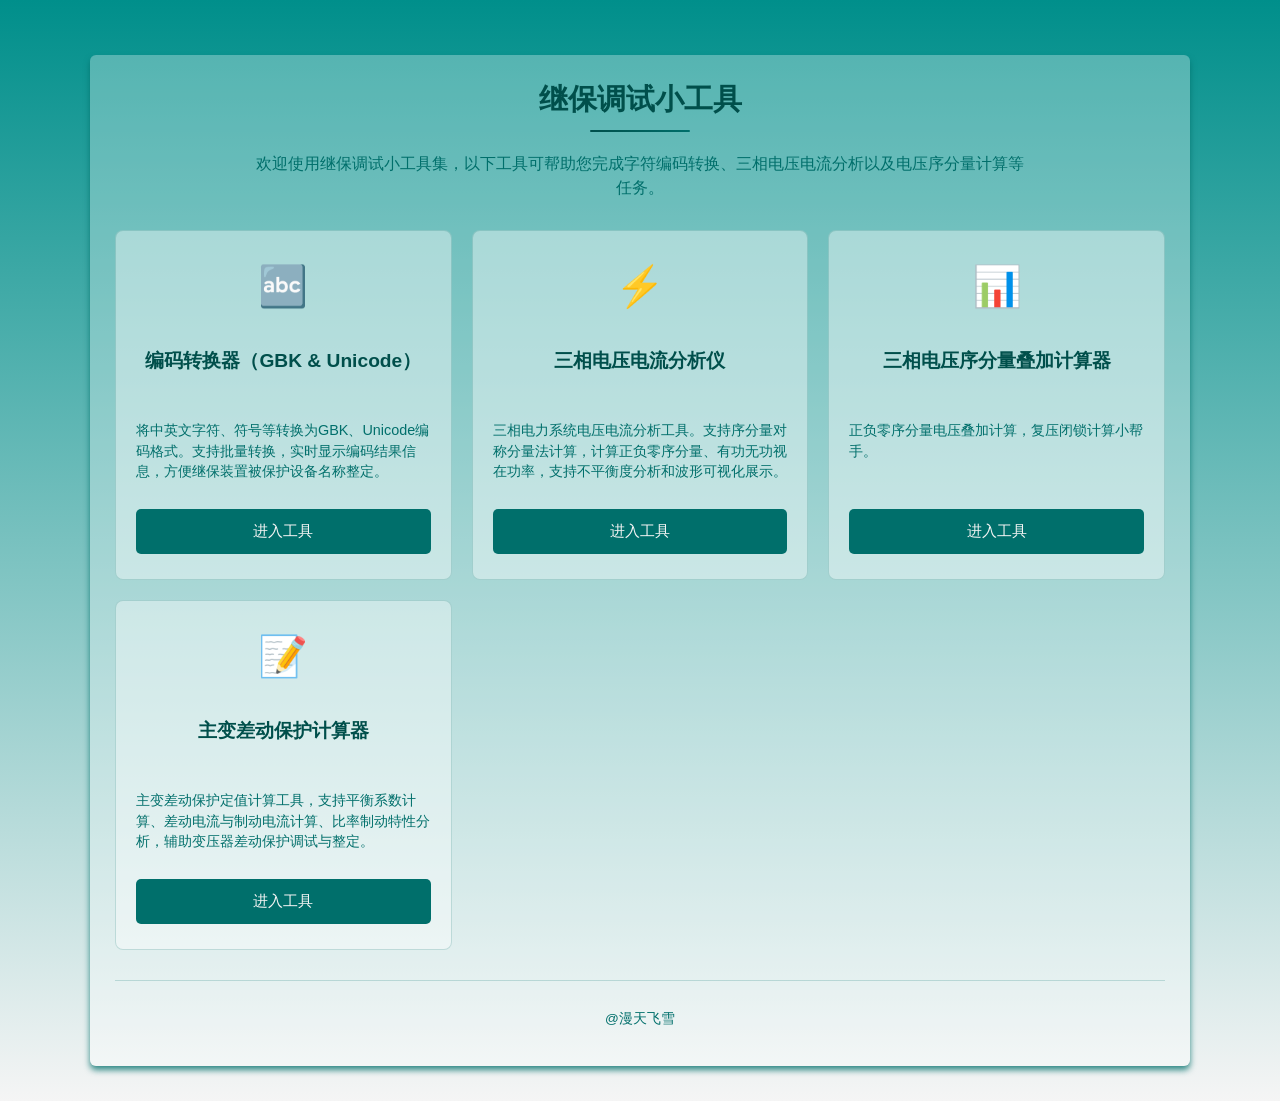
<file: index.html>
<!DOCTYPE html>
<html lang="zh-CN">
<head>
    <meta charset="UTF-8">
    <meta name="viewport" content="width=device-width, initial-scale=1.0">
    <title>继保调试小工具</title>
    <link rel="icon" type="image/x-icon" href="https://ecp.sgcc.com.cn/ecp2.0//portal/favicon.ico">
    <style>
        :root {
            --primary-color: #004f4b;
            --accent-color: #006f6b;
            --text-color: #005f5b;
            --card-bg: rgba(255, 255, 255, 0.3);
            --row-hover: rgba(0, 111, 107, 0.1);
        }

        * {
            box-sizing: border-box;
        }

        body {
            margin: 0;
            padding: 15px;
            min-height: 100vh;
            font-family: Arial, sans-serif;
            background: linear-gradient(#008f8b, whitesmoke);
            color: var(--text-color);
        }

        .container {
            max-width: 1100px;
            margin: 40px auto 20px;
            padding: 25px;
            background-color: var(--card-bg);
            border-radius: 6px;
            box-shadow: 0 4px 6px rgba(0, 111, 107, 0.8);
            text-align: center;
        }

        h2 {
            margin: 0 0 20px;
            color: var(--primary-color);
            font-size: 1.8rem;
            text-align: center;
            position: relative;
            padding-bottom: 12px;
        }

        h2::after {
            content: '';
            position: absolute;
            bottom: 0;
            left: 50%;
            transform: translateX(-50%);
            width: 100px;
            height: 2px;
            background: linear-gradient(90deg, var(--primary-color), var(--accent-color));
            border-radius: 1px;
        }

        .description {
            margin: 0 auto 30px;
            color: #006f6b;
            font-size: 1rem;
            line-height: 1.5;
            max-width: 800px;
            padding: 0 10px;
        }

        .tools-container {
            display: grid;
            grid-template-columns: repeat(auto-fit, minmax(250px, 1fr));
            gap: 20px;
            margin-top: 20px;
        }

        .tool-card {
            background: rgba(255, 255, 255, 0.4);
            border-radius: 8px;
            padding: 25px 20px;
            border: 1px solid rgba(0, 111, 107, 0.2);
            transition: all 0.3s ease;
            text-align: left;
            display: flex;
            flex-direction: column;
            height: 100%;
            min-height: 350px;
        }

        .tool-card:hover {
            transform: translateY(-5px);
            box-shadow: 0 8px 15px rgba(0, 111, 107, 0.2);
            background: rgba(255, 255, 255, 0.5);
        }

        .tool-icon {
            font-size: 2.5rem;
            color: var(--accent-color);
            margin-bottom: 15px;
            text-align: center;
            height: 60px;
            display: flex;
            align-items: center;
            justify-content: center;
        }

        .tool-title {
            font-size: 1.2rem;
            color: var(--primary-color);
            margin: 0 0 15px;
            font-weight: bold;
            text-align: center;
            min-height: 60px;
            display: flex;
            align-items: center;
            justify-content: center;
        }

        .tool-description {
            color: #006f6b;
            font-size: 0.9rem;
            line-height: 1.4;
            margin-bottom: 20px;
            flex-grow: 1;
        }

        .nav-button {
            display: block;
            width: 100%;
            padding: 12px;
            font-size: 0.95rem;
            background: var(--accent-color);
            color: whitesmoke;
            border: none;
            border-radius: 5px;
            cursor: pointer;
            transition: all 0.2s ease;
            text-align: center;
            text-decoration: none;
            margin-top: auto;
        }

        .nav-button:hover {
            background: #005f5b;
            transform: translateY(-2px);
            box-shadow: 0 4px 8px rgba(0, 111, 107, 0.3);
        }

        .footer-note {
            margin-top: 30px;
            padding-top: 15px;
            border-top: 1px solid rgba(0, 111, 107, 0.2);
            color: #006f6b;
            font-size: 0.85rem;
            text-align: center;
        }

        @media (max-width: 1200px) {
            .container {
                max-width: 900px;
            }
        }

        @media (max-width: 992px) {
            .container {
                max-width: 95%;
                padding: 20px;
            }
            
            .tools-container {
                grid-template-columns: repeat(2, 1fr);
            }
        }

        @media (max-width: 768px) {
            .container {
                margin-top: 20px;
                margin-bottom: 20px;
            }
            
            .tools-container {
                grid-template-columns: 1fr;
                gap: 15px;
            }
            
            .tool-card {
                min-height: 320px;
            }
            
            .tool-title {
                min-height: auto;
                margin-bottom: 10px;
            }
            
            .tool-icon {
                height: 50px;
                margin-bottom: 10px;
            }
        }

        @media (max-width: 480px) {
            body {
                padding: 10px;
            }
            
            .container {
                padding: 15px;
                margin-top: 15px;
            }
            
            h2 {
                font-size: 1.5rem;
                margin-bottom: 15px;
            }
            
            .description {
                font-size: 0.9rem;
                margin-bottom: 20px;
            }
            
            .tool-card {
                padding: 20px 15px;
                min-height: 280px;
            }
        }
    </style>
</head>
<body>
    <div class="container">
        <h2>继保调试小工具</h2>
        
        <p class="description">
            欢迎使用继保调试小工具集，以下工具可帮助您完成字符编码转换、三相电压电流分析以及电压序分量计算等任务。
        </p>
        
        <div class="tools-container">
            <!-- 工具1：字符转GBK编码 -->
            <div class="tool-card">
                <div class="tool-icon">🔤</div>
                <h3 class="tool-title">编码转换器（GBK & Unicode）</h3>
                <p class="tool-description">
                    将中英文字符、符号等转换为GBK、Unicode编码格式。支持批量转换，实时显示编码结果信息，方便继保装置被保护设备名称整定。
                </p>
                <a href="./char2gbk/index.html" class="nav-button">进入工具</a>
            </div>
            
            <!-- 工具2：三相电压电流分析仪 -->
            <div class="tool-card">
                <div class="tool-icon">⚡</div>
                <h3 class="tool-title">三相电压电流分析仪</h3>
                <p class="tool-description">
                    三相电力系统电压电流分析工具。支持序分量对称分量法计算，计算正负零序分量、有功无功视在功率，支持不平衡度分析和波形可视化展示。
                </p>
                <a href="./3U3I/fx.html" class="nav-button">进入工具</a>
            </div>
            
            <!-- 工具3：三相电压序分量叠加计算器 -->
            <div class="tool-card">
                <div class="tool-icon">📊</div>
                <h3 class="tool-title">三相电压序分量叠加计算器</h3>
                <p class="tool-description">
                    正负零序分量电压叠加计算，复压闭锁计算小帮手。
                </p>
                <a href="./3U3I/hc.html" class="nav-button">进入工具</a>
            </div>
            
            <!-- 工具4：主变差动保护计算器 -->
            <div class="tool-card">
                <div class="tool-icon">📝</div>
                <h3 class="tool-title">主变差动保护计算器</h3>
                <p class="tool-description">
                    主变差动保护定值计算工具，支持平衡系数计算、差动电流与制动电流计算、比率制动特性分析，辅助变压器差动保护调试与整定。
                </p>
                <a href="./transformer/index.html" class="nav-button">进入工具</a>
            </div>
        </div>
        
        <div class="footer-note">
            <p>@漫天飞雪</p>
        </div>
    </div>

    <script>
        // 页面加载后添加一些交互效果
        document.addEventListener('DOMContentLoaded', function() {
            // 为工具卡片添加点击效果
            const toolCards = document.querySelectorAll('.tool-card');
            
            toolCards.forEach(card => {
                card.addEventListener('click', function(e) {
                    // 防止点击按钮时触发卡片点击
                    if (e.target.classList.contains('nav-button')) return;
                    
                    const link = this.querySelector('.nav-button');
                    if (link) {
                        // 添加点击反馈
                        this.style.transform = 'scale(0.98)';
                        setTimeout(() => {
                            this.style.transform = '';
                        }, 150);
                    }
                });
            });
            
            // 添加键盘快捷键支持
            document.addEventListener('keydown', function(e) {
                // 数字键1-4快速导航
                if (e.key >= '1' && e.key <= '4' && !e.ctrlKey && !e.altKey) {
                    const index = parseInt(e.key) - 1;
                    const links = document.querySelectorAll('.nav-button');
                    
                    if (links[index]) {
                        e.preventDefault();
                        links[index].click();
                    }
                }
            });
            
            // 确保所有卡片高度一致
            function equalizeCardHeights() {
                const cards = document.querySelectorAll('.tool-card');
                if (cards.length === 0) return;
                
                let maxHeight = 0;
                
                // 重置所有卡片高度，让它们自然高度
                cards.forEach(card => {
                    card.style.minHeight = '';
                });
                
                // 获取最高卡片的高度
                cards.forEach(card => {
                    const height = card.offsetHeight;
                    if (height > maxHeight) {
                        maxHeight = height;
                    }
                });
                
                // 如果是在桌面端，设置统一的最小高度
                if (window.innerWidth > 768 && maxHeight > 0) {
                    cards.forEach(card => {
                        card.style.minHeight = maxHeight + 'px';
                    });
                }
            }
            
            // 初始设置和窗口大小变化时重新计算
            equalizeCardHeights();
            window.addEventListener('resize', equalizeCardHeights);
        });
    </script>
</body>
</html>
</file>
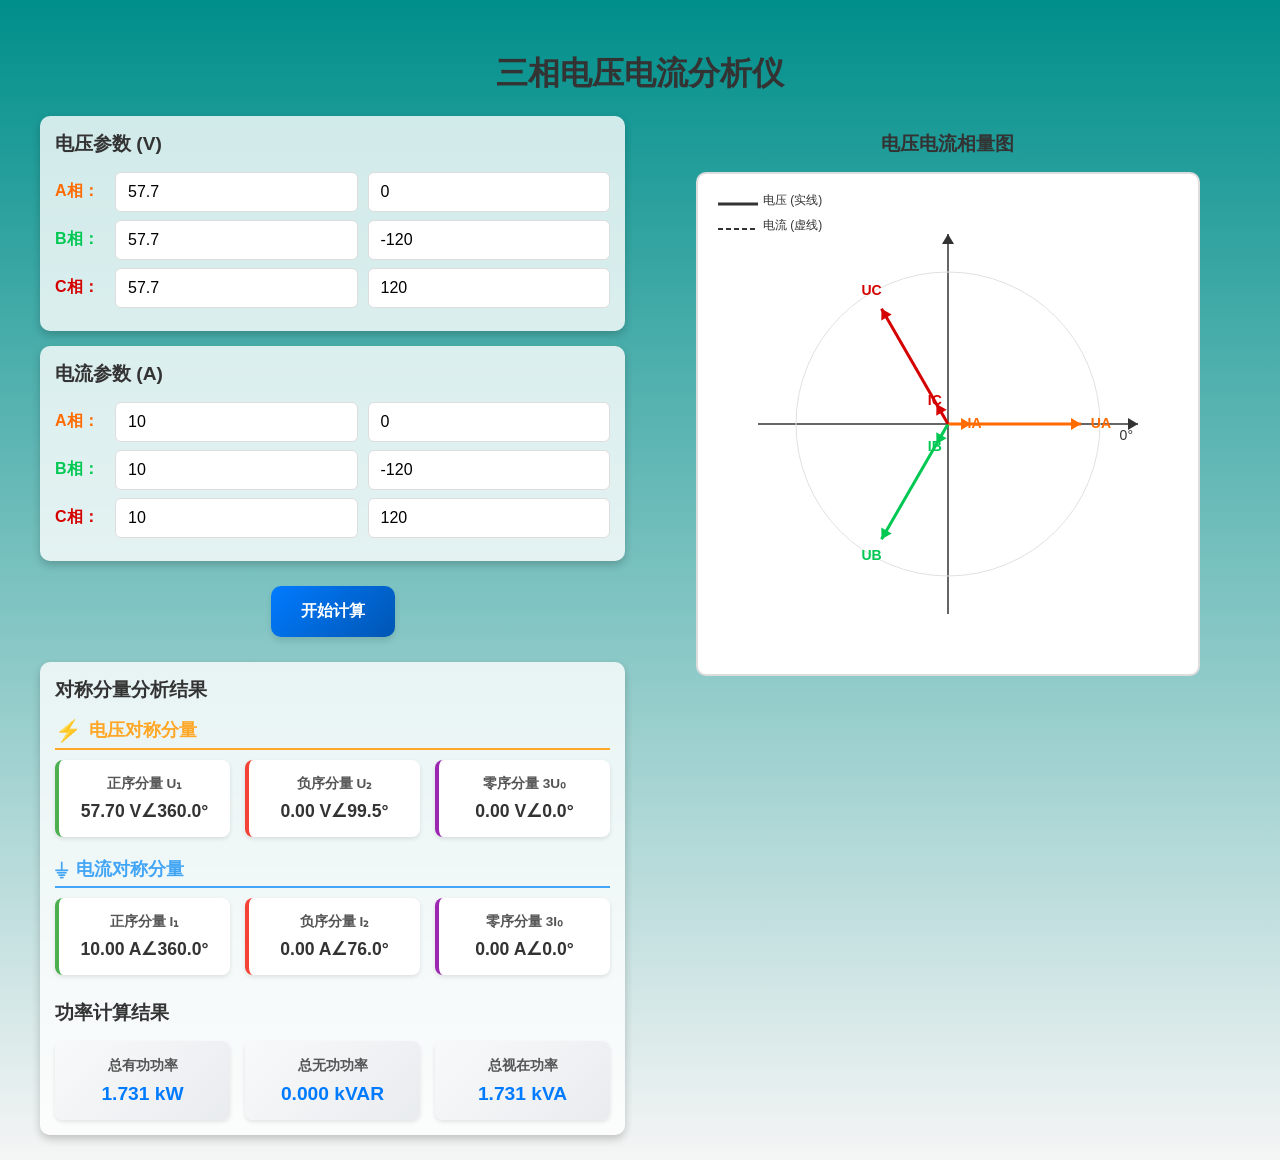
<file: 3U3I/fx.html>
<!DOCTYPE html>
<html>
<head>
    <meta http-equiv="Content-Type" content="text/html; charset=UTF-8">
    <meta name="viewport" content="width=device-width, initial-scale=1.0, maximum-scale=1.0, user-scalable=no">
    <link rel="icon" type="image/x-icon" href="https://ecp.sgcc.com.cn/ecp2.0//portal/favicon.ico">
    <title>三相电压电流分析仪</title>
    <style>
        body { 
            font-family: Arial, sans-serif; 
            padding: 15px;
            margin: 0;
            overflow-x: hidden;
            background: linear-gradient(#008f8b,whitesmoke);
            -webkit-tap-highlight-color: transparent;
            touch-action: pan-y;
        }
        h2 {
            text-align: center;
            margin-bottom: 20px;
            font-size: 1.5rem;
            color: #333;
        }
        .container { 
            display: flex;
            flex-direction: column;
            gap: 25px;
        }
        .input-group-container {
            display: flex;
            flex-direction: column;
            gap: 15px;
        }
        .input-section {
            background: rgba(255,255,255, 0.8);
            padding: 15px;
            border-radius: 10px;
            box-shadow: 0 4px 8px rgba(0,0,0,0.2);
        }
        .input-group { 
            margin: 8px 0; 
            display: flex;
            align-items: center;
            gap: 10px;
        }
        .phase-label { 
            font-weight: bold;
            padding: 4px 0;
            min-width: 50px;
        }
        .magnitude-input, .angle-input {
            flex: 1;
        }
        input { 
            padding: 10px 12px;
            border: 1px solid #ddd;
            border-radius: 6px;
            width: 100%;
            box-sizing: border-box;
            font-size: 16px;
            background: white;
        }
        input:focus {
            outline: none;
            border-color: #007bff;
            box-shadow: 0 0 0 2px rgba(0,123,255,0.2);
        }
        .canvas-container {
            width: 100%;
            display: flex;
            flex-direction: column;
            align-items: center;
            margin-top: 15px;
        }
        canvas { 
            border: 2px solid #ddd; 
            background: white;
            border-radius: 10px;
            display: block;
            width: 100%;
            max-width: 400px;
            height: 400px;
            touch-action: none;
        }
        .result-section {
            margin-top: 15px;
            padding: 15px;
            background: rgba(255, 255, 255, 0.8);
            border-radius: 10px;
            box-shadow: 0 4px 8px rgba(0,0,0,0.2);
        }
        button {
            padding: 15px 30px;
            background: linear-gradient(135deg, #007bff, #0056b3);
            color: white;
            border: none;
            border-radius: 10px;
            cursor: pointer;
            margin: 25px auto;
            transition: all 0.3s ease;
            display: block;
            width: auto;
            font-size: 16px;
            font-weight: bold;
            touch-action: manipulation;
            box-shadow: 0 4px 6px rgba(0,0,0,0.1);
        }
        button:active {
            transform: translateY(2px);
            box-shadow: 0 2px 4px rgba(0,0,0,0.1);
        }
        button:hover {
            background: linear-gradient(135deg, #0056b3, #003d82);
        }
        .seq-title {
            font-size: 1.1rem;
            font-weight: bold;
            margin: 15px 0 10px 0;
            padding-bottom: 5px;
            border-bottom: 2px solid;
            display: flex;
            align-items: center;
            gap: 8px;
        }
        .seq-title.voltage {
            color: #FFA726;
            border-bottom-color: #FFA726;
        }
        .seq-title.current {
            color: #42A5F5;
            border-bottom-color: #42A5F5;
        }
        .seq-grid {
            display: grid;
            grid-template-columns: repeat(3, 1fr);
            gap: 12px;
            margin-bottom: 20px;
        }
        .result-item {
            padding: 12px;
            background: white;
            border-radius: 8px;
            box-shadow: 0 2px 4px rgba(0,0,0,0.1);
            text-align: center;
            transition: transform 0.2s ease;
        }
        .result-item:hover {
            transform: translateY(-2px);
            box-shadow: 0 4px 8px rgba(0,0,0,0.15);
        }
        .result-item > div:first-child {
            font-size: 0.85rem;
            font-weight: bold;
            margin-bottom: 8px;
            color: #555;
        }
        .result-item > div:last-child {
            font-size: 1.1rem;
            font-weight: bold;
            color: #333;
        }
        .positive-seq { border-left: 4px solid #4CAF50; }
        .negative-seq { border-left: 4px solid #F44336; }
        .zero-seq { border-left: 4px solid #9C27B0; }
        .phase-a { color: #FF6B00; }
        .phase-b { color: #00C853; }
        .phase-c { color: #D50000; }
        h3 {
            margin-top: 0;
            margin-bottom: 15px;
            font-size: 1.2rem;
            color: #333;
        }
        .power-grid {
            display: grid;
            grid-template-columns: repeat(3, 1fr);
            gap: 12px;
            margin-top: 15px;
        }
        .power-item {
            padding: 15px;
            background: linear-gradient(135deg, #f8f9fa, #e9ecef);
            border-radius: 8px;
            box-shadow: 0 2px 4px rgba(0,0,0,0.1);
            text-align: center;
        }
        .power-item > div:first-child {
            font-size: 0.9rem;
            font-weight: bold;
            margin-bottom: 8px;
            color: #555;
        }
        .power-item > div:last-child {
            font-size: 1.2rem;
            font-weight: bold;
            color: #007bff;
        }
        
        /* 桌面端适配 */
        @media (min-width: 768px) {
            body {
                padding: 25px;
            }
            .container {
                display: grid;
                grid-template-columns: 1fr 1fr;
                gap: 30px;
                max-width: 1200px;
                margin: 0 auto;
            }
            .input-group-container {
                display: grid;
                grid-template-columns: repeat(auto-fit, minmax(300px, 1fr));
            }
            h2 {
                font-size: 2rem;
                grid-column: 1 / -1;
            }
            canvas {
                max-width: 500px;
                height: 500px;
            }
            .seq-grid, .power-grid {
                gap: 15px;
            }
            .result-item, .power-item {
                padding: 15px;
            }
        }
        
        /* 小屏幕手机适配 */
        @media (max-width: 380px) {
            .input-group {
                flex-direction: column;
                align-items: flex-start;
                gap: 5px;
            }
            .phase-label {
                min-width: auto;
            }
            input {
                font-size: 14px;
                padding: 8px 10px;
            }
            canvas {
                height: 350px;
            }
            .seq-grid {
                grid-template-columns: repeat(2, 1fr);
            }
            .seq-grid .result-item:nth-child(3) {
                grid-column: span 2;
            }
            .power-grid {
                grid-template-columns: 1fr;
                gap: 10px;
            }
        }
        
        /* 中等屏幕手机 */
        @media (min-width: 381px) and (max-width: 767px) {
            .seq-grid {
                grid-template-columns: repeat(3, 1fr);
            }
            .power-grid {
                grid-template-columns: repeat(2, 1fr);
            }
            .power-item:nth-child(3) {
                grid-column: span 2;
            }
        }
        
        .seq-icon {
            font-size: 1.2em;
        }
    </style>
</head>
<body>
    <h2>三相电压电流分析仪</h2>
    <div class="container">
        <div>
            <div class="input-group-container">
                <div class="input-section voltage-color">
                    <h3>电压参数 (V)</h3>
                    <div class="input-group">
                        <div class="phase-label phase-a">A相：</div>
                        <div class="magnitude-input">
                            <input type="number" id="v_magA" value="57.7" step="0.1" placeholder="幅值">
                        </div>
                        <div class="angle-input">
                            <input type="number" id="v_angA" value="0" step="1" placeholder="角度">
                        </div>
                    </div>
                    <div class="input-group">
                        <div class="phase-label phase-b">B相：</div>
                        <div class="magnitude-input">
                            <input type="number" id="v_magB" value="57.7" step="0.1" placeholder="幅值">
                        </div>
                        <div class="angle-input">
                            <input type="number" id="v_angB" value="-120" step="1" placeholder="角度">
                        </div>
                    </div>
                    <div class="input-group">
                        <div class="phase-label phase-c">C相：</div>
                        <div class="magnitude-input">
                            <input type="number" id="v_magC" value="57.7" step="0.1" placeholder="幅值">
                        </div>
                        <div class="angle-input">
                            <input type="number" id="v_angC" value="120" step="1" placeholder="角度">
                        </div>
                    </div>
                </div>

                <div class="input-section current-color">
                    <h3>电流参数 (A)</h3>
                    <div class="input-group">
                        <div class="phase-label phase-a">A相：</div>
                        <div class="magnitude-input">
                            <input type="number" id="i_magA" value="10" step="0.1" placeholder="幅值">
                        </div>
                        <div class="angle-input">
                            <input type="number" id="i_angA" value="0" step="1" placeholder="角度">
                        </div>
                    </div>
                    <div class="input-group">
                        <div class="phase-label phase-b">B相：</div>
                        <div class="magnitude-input">
                            <input type="number" id="i_magB" value="10" step="0.1" placeholder="幅值">
                        </div>
                        <div class="angle-input">
                            <input type="number" id="i_angB" value="-120" step="1" placeholder="角度">
                        </div>
                    </div>
                    <div class="input-group">
                        <div class="phase-label phase-c">C相：</div>
                        <div class="magnitude-input">
                            <input type="number" id="i_magC" value="10" step="0.1" placeholder="幅值">
                        </div>
                        <div class="angle-input">
                            <input type="number" id="i_angC" value="120" step="1" placeholder="角度">
                        </div>
                    </div>
                </div>
            </div>

            <button onclick="calculateAll()">开始计算</button>

            <div class="result-section">
                <h3>对称分量分析结果</h3>
                
                <!-- 电压对称分量 -->
                <div class="seq-title voltage">
                    <span class="seq-icon">⚡</span>
                    <span>电压对称分量</span>
                </div>
                <div class="seq-grid">
                    <div class="result-item positive-seq">
                        <div>正序分量 U₁</div>
                        <div id="v_pos_seq">0.00 V∠0.00°</div>
                    </div>
                    <div class="result-item negative-seq">
                        <div>负序分量 U₂</div>
                        <div id="v_neg_seq">0.00 V∠0.00°</div>
                    </div>
                    <div class="result-item zero-seq">
                        <div>零序分量 3U₀</div>
                        <div id="v_zero_seq">0.00 V∠0.00°</div>
                    </div>
                </div>
                
                <!-- 电流对称分量 -->
                <div class="seq-title current">
                    <span class="seq-icon">⏚</span>
                    <span>电流对称分量</span>
                </div>
                <div class="seq-grid">
                    <div class="result-item positive-seq">
                        <div>正序分量 I₁</div>
                        <div id="i_pos_seq">0.00 A∠0.00°</div>
                    </div>
                    <div class="result-item negative-seq">
                        <div>负序分量 I₂</div>
                        <div id="i_neg_seq">0.00 A∠0.00°</div>
                    </div>
                    <div class="result-item zero-seq">
                        <div>零序分量 3I₀</div>
                        <div id="i_zero_seq">0.00 A∠0.00°</div>
                    </div>
                </div>
                
                <h3 style="margin-top: 25px;">功率计算结果</h3>
                <div class="power-grid">
                    <div class="power-item">
                        <div>总有功功率</div>
                        <div id="p_total">0.00 kW</div>
                    </div>
                    <div class="power-item">
                        <div>总无功功率</div>
                        <div id="q_total">0.00 kVAR</div>
                    </div>
                    <div class="power-item">
                        <div>总视在功率</div>
                        <div id="s_total">0.00 kVA</div>
                    </div>
                </div>
            </div>
        </div>

        <div class="canvas-container">
            <h3>电压电流相量图</h3>
            <canvas id="combinedCanvas"></canvas>
        </div>
    </div>

    <script>
        const canvas = document.getElementById('combinedCanvas');
        const ctx = canvas.getContext('2d');
        
        // 存储当前数据，用于重新绘制
        let currentVoltageData = null;
        let currentCurrentData = null;
        let currentScale = 1;
        let isMobile = /iPhone|iPad|iPod|Android/i.test(navigator.userAgent);
        
        // 初始化画布大小
        function initCanvasSize() {
            const container = document.querySelector('.canvas-container');
            const containerWidth = container.clientWidth;
            
            // 设置画布尺寸
            const canvasWidth = Math.min(containerWidth, isMobile ? 400 : 500);
            const canvasHeight = isMobile ? 350 : 500;
            
            canvas.width = canvasWidth;
            canvas.height = canvasHeight;
            
            // 重新绘制
            if (currentVoltageData && currentCurrentData) {
                drawCombinedPhasorDiagram(currentVoltageData, currentCurrentData);
            }
        }
        
        // 页面加载时初始化
        window.addEventListener('DOMContentLoaded', () => {
            initCanvasSize();
            calculateAll();
            
            // 为所有输入框添加实时计算
            const inputs = document.querySelectorAll('input[type="number"]');
            inputs.forEach(input => {
                input.addEventListener('input', () => {
                    setTimeout(calculateAll, 100);
                });
            });
        });
        
        // 窗口大小变化时重新初始化
        window.addEventListener('resize', () => {
            setTimeout(initCanvasSize, 100);
        });
        
        // 方向变化时重新初始化
        window.addEventListener('orientationchange', () => {
            setTimeout(() => {
                initCanvasSize();
                if (currentVoltageData && currentCurrentData) {
                    drawCombinedPhasorDiagram(currentVoltageData, currentCurrentData);
                }
            }, 300);
        });

        function calculateAll() {
            const voltageData = getInputData('v');
            const currentData = getInputData('i');
            
            // 存储当前数据
            currentVoltageData = voltageData;
            currentCurrentData = currentData;
            
            // 计算对称分量
            const vSequences = calculateSequences(voltageData);
            const iSequences = calculateSequences(currentData);
            
            // 计算功率
            const power = calculatePower(voltageData, currentData);
            
            // 更新显示
            updateDisplay(vSequences, iSequences, power);
            
            // 绘制相量图
            drawCombinedPhasorDiagram(voltageData, currentData);
        }

        function getInputData(type) {
            return {
                A: {
                    mag: parseFloat(document.getElementById(`${type}_magA`).value) || 0,
                    ang: parseFloat(document.getElementById(`${type}_angA`).value) || 0
                },
                B: {
                    mag: parseFloat(document.getElementById(`${type}_magB`).value) || 0,
                    ang: parseFloat(document.getElementById(`${type}_angB`).value) || 0
                },
                C: {
                    mag: parseFloat(document.getElementById(`${type}_magC`).value) || 0,
                    ang: parseFloat(document.getElementById(`${type}_angC`).value) || 0
                }
            };
        }

        function calculateSequences(data) {
            // 获取三相相量
            const a = data.A;
            const b = data.B;
            const c = data.C;
            
            // α算子：120°旋转因子
            const alphaReal = Math.cos(2 * Math.PI / 3);  // cos120° = -0.5
            const alphaImag = Math.sin(2 * Math.PI / 3);  // sin120° = 0.8660254
            
            // 将各相转换为复数
            const aComplex = polarToComplex(a.mag, a.ang);
            const bComplex = polarToComplex(b.mag, b.ang);
            const cComplex = polarToComplex(c.mag, c.ang);
            
            // 计算α*b
            const alphaBTemp = complexMultiply({real: alphaReal, imag: alphaImag}, bComplex);
            
            // 计算α²*c
            const alpha2Real = Math.cos(4 * Math.PI / 3);  // cos240° = -0.5
            const alpha2Imag = Math.sin(4 * Math.PI / 3);  // sin240° = -0.8660254
            const alpha2CTemp = complexMultiply({real: alpha2Real, imag: alpha2Imag}, cComplex);
            
            // 计算正序
            const positiveSum = complexAdd(aComplex, alphaBTemp, alpha2CTemp);
            const positiveSeq = complexDivide(positiveSum, 3);
            
            // 计算α²*b
            const alpha2BTemp = complexMultiply({real: alpha2Real, imag: alpha2Imag}, bComplex);
            
            // 计算α*c
            const alphaCTemp = complexMultiply({real: alphaReal, imag: alphaImag}, cComplex);
            
            // 计算负序
            const negativeSum = complexAdd(aComplex, alpha2BTemp, alphaCTemp);
            const negativeSeq = complexDivide(negativeSum, 3);
            
            // 计算零序（不除以3，直接返回三相之和）
            const zeroSeq = complexAdd(aComplex, bComplex, cComplex);
            
            return {
                positive: positiveSeq,
                negative: negativeSeq,
                zero: zeroSeq
            };
        }

        function calculatePower(vData, iData) {
            let pTotal = 0, qTotal = 0;
            ['A','B','C'].forEach(phase => {
                const v = polarToComplex(vData[phase].mag, vData[phase].ang);
                const i = polarToComplex(iData[phase].mag, iData[phase].ang);
                // 计算复功率 S = V * I*
                const iConj = { real: i.real, imag: -i.imag };
                const S = complexMultiply(v, iConj);
                pTotal += S.real;
                qTotal += S.imag;
            });
            return { 
                p: pTotal, 
                q: qTotal,
                s: Math.hypot(pTotal, qTotal)
            };
        }

        function polarToComplex(mag, ang) {
            // 角度转换为弧度
            const rad = ang * Math.PI / 180;
            return {
                real: mag * Math.cos(rad),
                imag: mag * Math.sin(rad)
            };
        }

        function complexMultiply(c1, c2) {
            return {
                real: c1.real * c2.real - c1.imag * c2.imag,
                imag: c1.real * c2.imag + c1.imag * c2.real
            };
        }

        function complexAdd(...complexes) {
            return complexes.reduce((sum, c) => ({
                real: sum.real + c.real,
                imag: sum.imag + c.imag
            }), { real: 0, imag: 0 });
        }

        function complexDivide(c, scalar) {
            return {
                real: c.real / scalar,
                imag: c.imag / scalar
            };
        }

        function updateDisplay(vSequences, iSequences, power) {
            // 更新电压对称分量
            document.getElementById('v_pos_seq').textContent = 
                `${getMagnitude(vSequences.positive).toFixed(2)} V∠${getAngle(vSequences.positive).toFixed(1)}°`;
            
            document.getElementById('v_neg_seq').textContent = 
                `${getMagnitude(vSequences.negative).toFixed(2)} V∠${getAngle(vSequences.negative).toFixed(1)}°`;
            
            document.getElementById('v_zero_seq').textContent = 
                `${getMagnitude(vSequences.zero).toFixed(2)} V∠${getAngle(vSequences.zero).toFixed(1)}°`;
            
            // 更新电流对称分量
            document.getElementById('i_pos_seq').textContent = 
                `${getMagnitude(iSequences.positive).toFixed(2)} A∠${getAngle(iSequences.positive).toFixed(1)}°`;
            
            document.getElementById('i_neg_seq').textContent = 
                `${getMagnitude(iSequences.negative).toFixed(2)} A∠${getAngle(iSequences.negative).toFixed(1)}°`;
            
            document.getElementById('i_zero_seq').textContent = 
                `${getMagnitude(iSequences.zero).toFixed(2)} A∠${getAngle(iSequences.zero).toFixed(1)}°`;
            
            // 更新功率
            document.getElementById('p_total').textContent = 
                `${(power.p / 1000).toFixed(3)} kW`;
            
            document.getElementById('q_total').textContent = 
                `${(power.q / 1000).toFixed(3)} kVAR`;
            
            document.getElementById('s_total').textContent = 
                `${(power.s / 1000).toFixed(3)} kVA`;
        }

        function getMagnitude(complex) {
            return Math.hypot(complex.real, complex.imag);
        }

        function getAngle(complex) {
            let angle = Math.atan2(complex.imag, complex.real) * 180 / Math.PI;
            // 将角度规范到0-360度范围
            if (angle < 0) angle += 360;
            return angle;
        }

        function drawCombinedPhasorDiagram(vData, iData) {
            // 清除画布
            ctx.clearRect(0, 0, canvas.width, canvas.height);
            
            // 计算最大幅值
            const allMagnitudes = [
                ...Object.values(vData).map(d => d.mag),
                ...Object.values(iData).map(d => d.mag)
            ];
            const maxMag = Math.max(...allMagnitudes);
            
            // 设置绘图区域和缩放比例
            const padding = 60; // 留出边缘空间
            const drawWidth = canvas.width - padding * 2;
            const drawHeight = canvas.height - padding * 2;
            const centerX = canvas.width / 2;
            const centerY = canvas.height / 2;
            
            // 计算缩放比例
            if (maxMag > 0) {
                currentScale = Math.min(drawWidth, drawHeight) * 0.35 / maxMag;
            } else {
                currentScale = 1;
            }

            // 绘制简洁坐标系
            drawSimpleAxes(centerX, centerY, drawWidth, drawHeight);
            
            // 绘制电压相量（实线）
            ['A','B','C'].forEach(phase => {
                const data = vData[phase];
                const complex = polarToComplex(data.mag, data.ang);
                drawPhasor(centerX, centerY, complex, getPhaseColor(phase), `U${phase}`, 3, false);
            });

            // 绘制电流相量（虚线）
            ['A','B','C'].forEach(phase => {
                const data = iData[phase];
                const complex = polarToComplex(data.mag, data.ang);
                drawPhasor(centerX, centerY, complex, getPhaseColor(phase), `I${phase}`, 2, true);
            });
            
            // 添加简洁图例
            drawSimpleLegend();
        }

        function getPhaseColor(phase) {
            return {
                'A': '#FF6B00',
                'B': '#00C853',
                'C': '#D50000'
            }[phase];
        }

        function drawSimpleAxes(centerX, centerY, width, height) {
            ctx.save();
            ctx.translate(centerX, centerY);
            
            // 绘制简洁的坐标轴
            ctx.strokeStyle = '#333';
            ctx.lineWidth = 1.5;
            ctx.setLineDash([]);
            
            // X轴
            ctx.beginPath();
            ctx.moveTo(-width/2, 0);
            ctx.lineTo(width/2, 0);
            ctx.stroke();
            
            // Y轴
            ctx.beginPath();
            ctx.moveTo(0, -height/2);
            ctx.lineTo(0, height/2);
            ctx.stroke();
            
            // 只标注0°方向
            ctx.fillStyle = '#333';
            ctx.font = '14px Arial';
            ctx.textAlign = 'right';
            ctx.textBaseline = 'top';
            ctx.fillText('0°', width/2 - 5, 5);
            
            // 绘制坐标轴箭头
            // X轴箭头
            ctx.beginPath();
            ctx.moveTo(width/2, 0);
            ctx.lineTo(width/2 - 10, -6);
            ctx.lineTo(width/2 - 10, 6);
            ctx.closePath();
            ctx.fillStyle = '#333';
            ctx.fill();
            
            // Y轴箭头
            ctx.beginPath();
            ctx.moveTo(0, -height/2);
            ctx.lineTo(-6, -height/2 + 10);
            ctx.lineTo(6, -height/2 + 10);
            ctx.closePath();
            ctx.fillStyle = '#333';
            ctx.fill();
            
            // 绘制参考圆
            ctx.strokeStyle = '#e0e0e0';
            ctx.lineWidth = 1;
            const radius = Math.min(width, height) * 0.4;
            
            // 参考圆
            ctx.beginPath();
            ctx.arc(0, 0, radius, 0, 2 * Math.PI);
            ctx.stroke();
            
            ctx.restore();
        }

        function drawPhasor(centerX, centerY, complex, color, label, lineWidth=2, isDashed=false) {
            ctx.save();
            ctx.translate(centerX, centerY);
            
            // 计算坐标
            const x = complex.real * currentScale;
            const y = -complex.imag * currentScale; // 注意：Y轴方向反转
            
            // 绘制箭头线
            ctx.beginPath();
            ctx.moveTo(0, 0);
            ctx.lineTo(x, y);
            ctx.strokeStyle = color;
            ctx.lineWidth = lineWidth;
            ctx.setLineDash(isDashed ? [5, 3] : []);
            ctx.stroke();

            // 绘制箭头头部
            const angle = Math.atan2(y, x);
            ctx.save();
            ctx.translate(x, y);
            ctx.rotate(angle);
            ctx.beginPath();
            ctx.moveTo(0, 0);
            ctx.lineTo(-10, 6);
            ctx.lineTo(-10, -6);
            ctx.closePath();
            ctx.fillStyle = color;
            ctx.fill();
            ctx.restore();
            
            ctx.restore();

            // 绘制标签
            const fontSize = Math.min(14, canvas.width / 25);
            ctx.fillStyle = color;
            ctx.font = `bold ${fontSize}px Arial`;
            ctx.textAlign = 'center';
            ctx.textBaseline = 'middle';
            
            // 标签位置稍微偏移，避免与箭头重叠
            const labelX = centerX + x * 1.15;
            const labelY = centerY + y * 1.15;
            ctx.fillText(label, labelX, labelY);
        }
        
        function drawSimpleLegend() {
            const legendX = 20;
            const legendY = 30;
            const lineHeight = 25;
            
            // 电压图例（实线）
            ctx.beginPath();
            ctx.moveTo(legendX, legendY);
            ctx.lineTo(legendX + 40, legendY);
            ctx.strokeStyle = '#333';
            ctx.lineWidth = 3;
            ctx.setLineDash([]);
            ctx.stroke();
            ctx.fillStyle = '#333';
            ctx.font = '12px Arial';
            ctx.textAlign = 'left';
            ctx.fillText('电压 (实线)', legendX + 45, legendY - 3);
            
            // 电流图例（虚线）
            ctx.beginPath();
            ctx.moveTo(legendX, legendY + lineHeight);
            ctx.lineTo(legendX + 40, legendY + lineHeight);
            ctx.strokeStyle = '#333';
            ctx.lineWidth = 2;
            ctx.setLineDash([5, 3]);
            ctx.stroke();
            ctx.fillStyle = '#333';
            ctx.fillText('电流 (虚线)', legendX + 45, legendY + lineHeight - 3);
        }
    </script>
</body>
</html>
</file>
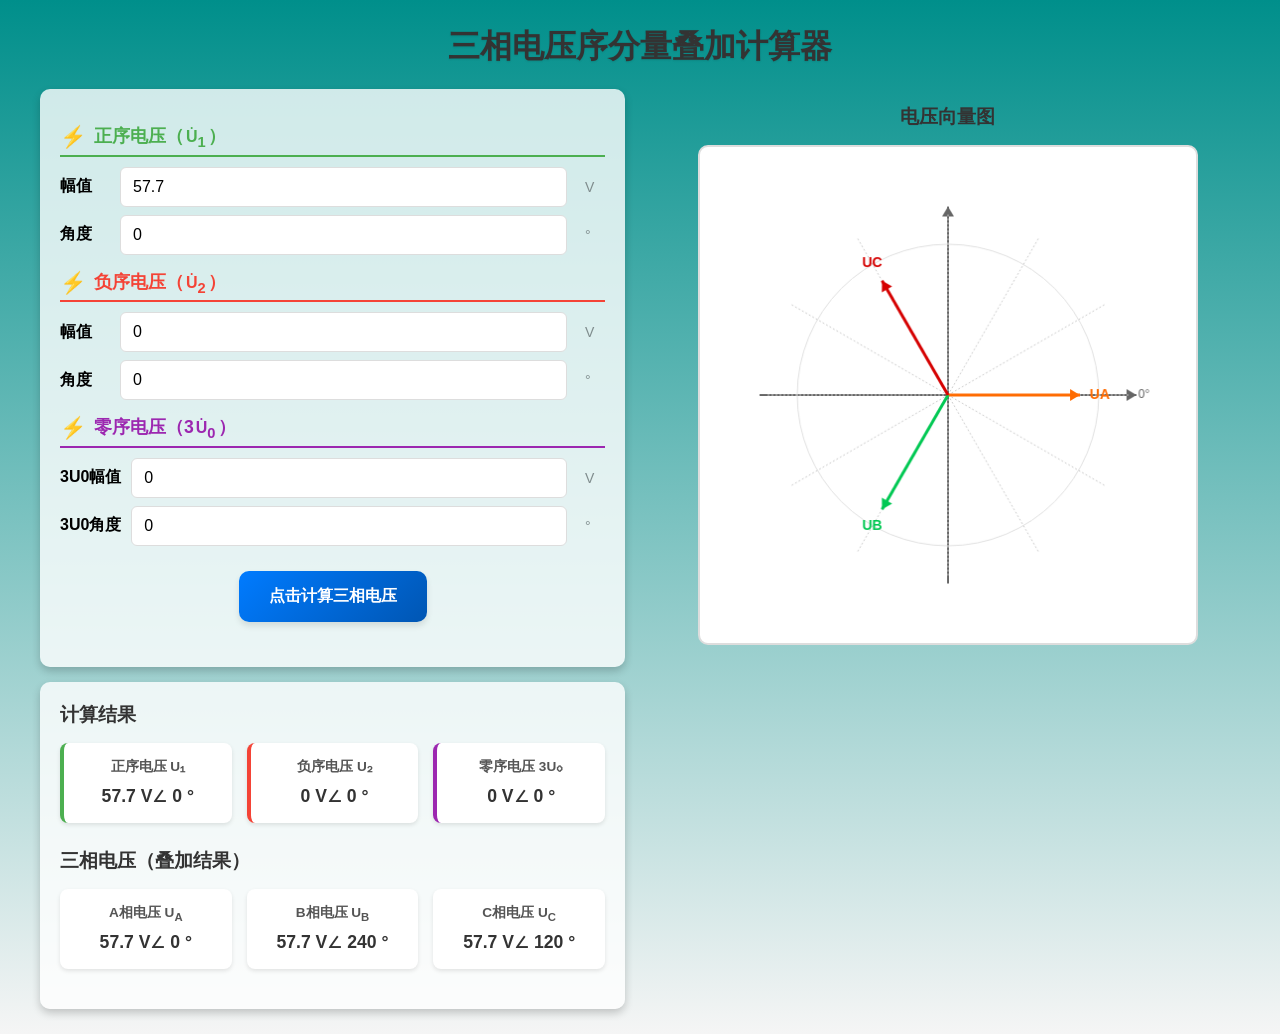
<file: 3U3I/hc.html>
<!DOCTYPE html>
<html lang="zh-CN">
<head>
    <meta charset="UTF-8">
    <meta name="viewport" content="width=device-width, initial-scale=1.0, maximum-scale=1.0, user-scalable=no">
    <title>三相电压序分量叠加计算器</title>
    <style>
        * {
            margin: 0;
            padding: 0;
            box-sizing: border-box;
            font-family: "Microsoft YaHei", Arial, sans-serif;
            -webkit-tap-highlight-color: transparent;
            touch-action: pan-y;
        }

        body {
            padding: 15px;
            margin: 0;
            overflow-x: hidden;
            background: linear-gradient(#008f8b, whitesmoke);
            min-height: 100vh;
        }

        h2 {
            text-align: center;
            margin-bottom: 20px;
            font-size: 1.5rem;
            color: #333;
            text-shadow: 0 1px 2px rgba(0,0,0,0.1);
        }

        .container {
            display: flex;
            flex-direction: column;
            gap: 25px;
            max-width: 1200px;
            margin: 0 auto;
        }

        .input-section {
            background: rgba(255, 255, 255, 0.8);
            padding: 20px;
            border-radius: 10px;
            box-shadow: 0 4px 8px rgba(0, 0, 0, 0.2);
        }

        .input-group {
            margin: 8px 0;
            display: flex;
            align-items: center;
            gap: 10px;
        }

        .phase-label {
            font-weight: bold;
            padding: 4px 0;
            min-width: 50px;
        }

        .magnitude-input, .angle-input {
            flex: 1;
        }

        input {
            padding: 10px 12px;
            border: 1px solid #ddd;
            border-radius: 6px;
            width: 100%;
            box-sizing: border-box;
            font-size: 16px;
            background: white;
        }

        input:focus {
            outline: none;
            border-color: #007bff;
            box-shadow: 0 0 0 2px rgba(0, 123, 255, 0.2);
        }

        .unit {
            margin-left: 8px;
            color: #7f8c8d;
            font-size: 14px;
            min-width: 20px;
        }

        .canvas-container {
            width: 100%;
            display: flex;
            flex-direction: column;
            align-items: center;
            margin-top: 15px;
        }

        canvas {
            border: 2px solid #ddd;
            background: white;
            border-radius: 10px;
            display: block;
            width: 100%;
            max-width: 400px;
            height: 400px;
            touch-action: none;
        }

        .result-section {
            margin-top: 15px;
            padding: 20px;
            background: rgba(255, 255, 255, 0.8);
            border-radius: 10px;
            box-shadow: 0 4px 8px rgba(0, 0, 0, 0.2);
        }

        .calc-btn {
            padding: 15px 30px;
            background: linear-gradient(135deg, #007bff, #0056b3);
            color: white;
            border: none;
            border-radius: 10px;
            cursor: pointer;
            margin: 25px auto;
            transition: all 0.3s ease;
            display: block;
            width: auto;
            font-size: 16px;
            font-weight: bold;
            touch-action: manipulation;
            box-shadow: 0 4px 6px rgba(0, 0, 0, 0.1);
        }

        .calc-btn:active {
            transform: translateY(2px);
            box-shadow: 0 2px 4px rgba(0, 0, 0, 0.1);
        }

        .calc-btn:hover {
            background: linear-gradient(135deg, #0056b3, #003d82);
        }

        .seq-title {
            font-size: 1.1rem;
            font-weight: bold;
            margin: 15px 0 10px 0;
            padding-bottom: 5px;
            border-bottom: 2px solid;
            display: flex;
            align-items: center;
            gap: 8px;
        }

        .seq-title.positive {
            color: #4CAF50;
            border-bottom-color: #4CAF50;
        }

        .seq-title.negative {
            color: #F44336;
            border-bottom-color: #F44336;
        }

        .seq-title.zero {
            color: #9C27B0;
            border-bottom-color: #9C27B0;
        }

        .seq-grid {
            display: grid;
            grid-template-columns: repeat(3, 1fr);
            gap: 12px;
            margin-bottom: 20px;
        }

        .result-item {
            padding: 12px;
            background: white;
            border-radius: 8px;
            box-shadow: 0 2px 4px rgba(0, 0, 0, 0.1);
            text-align: center;
            transition: transform 0.2s ease;
        }

        .result-item:hover {
            transform: translateY(-2px);
            box-shadow: 0 4px 8px rgba(0, 0, 0, 0.15);
        }

        .result-item>div:first-child {
            font-size: 0.85rem;
            font-weight: bold;
            margin-bottom: 8px;
            color: #555;
        }

        .result-item>div:last-child {
            font-size: 1.1rem;
            font-weight: bold;
            color: #333;
        }

        .positive-seq {
            border-left: 4px solid #4CAF50;
        }

        .negative-seq {
            border-left: 4px solid #F44336;
        }

        .zero-seq {
            border-left: 4px solid #9C27B0;
        }

        .phase-a {
            color: #FF6B00;
        }

        .phase-b {
            color: #00C853;
        }

        .phase-c {
            color: #D50000;
        }

        h3 {
            margin-top: 0;
            margin-bottom: 15px;
            font-size: 1.2rem;
            color: #333;
        }

        .voltage-symbol {
            position: relative;
            display: inline-block;
            margin: 0 2px;
        }

        .voltage-symbol .dot {
            position: absolute;
            top: -4px;
            left: 4px;
            font-size: 12px;
            line-height: 1;
        }

        .voltage-symbol .char {
            font-size: 16px;
        }

        .seq-icon {
            font-size: 1.2em;
        }

        /* 桌面端适配 */
        @media (min-width: 768px) {
            body {
                padding: 25px;
            }

            .container {
                display: grid;
                grid-template-columns: 1fr 1fr;
                gap: 30px;
                max-width: 1200px;
                margin: 0 auto;
            }

            h2 {
                font-size: 2rem;
                grid-column: 1 / -1;
            }

            canvas {
                max-width: 500px;
                height: 500px;
            }

            .seq-grid {
                gap: 15px;
            }

            .result-item {
                padding: 15px;
            }
        }

        /* 小屏幕手机适配 */
        @media (max-width: 380px) {
            .input-group {
                flex-direction: column;
                align-items: flex-start;
                gap: 5px;
            }

            .phase-label {
                min-width: auto;
            }

            input {
                font-size: 14px;
                padding: 8px 10px;
            }

            canvas {
                height: 350px;
            }

            .seq-grid {
                grid-template-columns: repeat(2, 1fr);
            }

            .seq-grid .result-item:nth-child(3) {
                grid-column: span 2;
            }
        }

        /* 中等屏幕手机 */
        @media (min-width: 381px) and (max-width: 767px) {
            .seq-grid {
                grid-template-columns: repeat(3, 1fr);
            }
        }
    </style>
</head>

<body>
    <h2>三相电压序分量叠加计算器</h2>
    <div class="container">
        <div>
            <!-- 输入区域 -->
            <div class="input-section">
                <!-- 正序电压输入 -->
                <div class="seq-title positive">
                    <span class="seq-icon">⚡</span>
                    <span>正序电压（<span class="voltage-symbol"><span class="dot">·</span><span class="char">U</span><sub>1</sub></span>）</span>
                </div>
                <div class="input-group">
                    <div class="phase-label">幅值</div>
                    <div class="magnitude-input">
                        <input type="number" id="u1-amplitude" placeholder="如57.7" step="0.01" value="57.7">
                    </div>
                    <div class="unit">V</div>
                </div>
                <div class="input-group">
                    <div class="phase-label">角度</div>
                    <div class="angle-input">
                        <input type="number" id="u1-angle" placeholder="如0" step="0.01" value="0">
                    </div>
                    <div class="unit">°</div>
                </div>

                <!-- 负序电压输入 -->
                <div class="seq-title negative">
                    <span class="seq-icon">⚡</span>
                    <span>负序电压（<span class="voltage-symbol"><span class="dot">·</span><span class="char">U</span><sub>2</sub></span>）</span>
                </div>
                <div class="input-group">
                    <div class="phase-label">幅值</div>
                    <div class="magnitude-input">
                        <input type="number" id="u2-amplitude" placeholder="如0" step="0.01" value="0">
                    </div>
                    <div class="unit">V</div>
                </div>
                <div class="input-group">
                    <div class="phase-label">角度</div>
                    <div class="angle-input">
                        <input type="number" id="u2-angle" placeholder="如0" step="0.01" value="0">
                    </div>
                    <div class="unit">°</div>
                </div>

                <!-- 零序电压（3U0）输入 -->
                <div class="seq-title zero">
                    <span class="seq-icon">⚡</span>
                    <span>零序电压（3<span class="voltage-symbol"><span class="dot">·</span><span class="char">U</span><sub>0</sub></span>）</span>
                </div>
                <div class="input-group">
                    <div class="phase-label">3U0幅值</div>
                    <div class="magnitude-input">
                        <input type="number" id="3u0-amplitude" placeholder="如0" step="0.01" value="0">
                    </div>
                    <div class="unit">V</div>
                </div>
                <div class="input-group">
                    <div class="phase-label">3U0角度</div>
                    <div class="angle-input">
                        <input type="number" id="3u0-angle" placeholder="如0" step="0.01" value="0">
                    </div>
                    <div class="unit">°</div>
                </div>

                <button class="calc-btn" onclick="calculateThreePhaseVoltage()">点击计算三相电压</button>
            </div>

            <!-- 结果区域 -->
            <div class="result-section">
                <h3>计算结果</h3>
                <div class="seq-grid">
                    <div class="result-item positive-seq">
                        <div>正序电压 U₁</div>
                        <div id="u1-result">57.70 V∠0.00°</div>
                    </div>
                    <div class="result-item negative-seq">
                        <div>负序电压 U₂</div>
                        <div id="u2-result">0.00 V∠0.00°</div>
                    </div>
                    <div class="result-item zero-seq">
                        <div>零序电压 3U₀</div>
                        <div id="3u0-result">0.00 V∠0.00°</div>
                    </div>
                </div>

                <h3 style="margin-top: 25px;">三相电压（叠加结果）</h3>
                <div class="seq-grid">
                    <div class="result-item phase-a">
                        <div>A相电压 U<sub>A</sub></div>
                        <div id="ua-result">57.70 V∠0.00°</div>
                    </div>
                    <div class="result-item phase-b">
                        <div>B相电压 U<sub>B</sub></div>
                        <div id="ub-result">57.70 V∠-120.00°</div>
                    </div>
                    <div class="result-item phase-c">
                        <div>C相电压 U<sub>C</sub></div>
                        <div id="uc-result">57.70 V∠120.00°</div>
                    </div>
                </div>
            </div>
        </div>

        <!-- 向量图区域 -->
        <div class="canvas-container">
            <h3>电压向量图</h3>
            <canvas id="phasorCanvas"></canvas>
        </div>
    </div>

    <script>
        // 角度转弧度
        function deg2rad(deg) {
            return deg * Math.PI / 180;
        }

        // 弧度转角度
        function rad2deg(rad) {
            return rad * 180 / Math.PI;
        }

        // 复数相加（实部+实部，虚部+虚部）
        function complexAdd(c1, c2) {
            return {
                real: c1.real + c2.real,
                imag: c1.imag + c2.imag
            };
        }

        // 极坐标转直角坐标（幅值、角度(°) → 实部、虚部）
        function polar2Rect(amplitude, angle) {
            const rad = deg2rad(angle);
            return {
                real: amplitude * Math.cos(rad),
                imag: amplitude * Math.sin(rad)
            };
        }

        // 直角坐标转极坐标（实部、虚部 → 幅值、角度(°)）
        function rect2Polar(real, imag) {
            const amplitude = Math.sqrt(real * real + imag * imag);
            let angle = rad2deg(Math.atan2(imag, real));
            // 将角度转换为0~360°范围
            if (angle < 0) {
                angle += 360;
            }
            return {
                amplitude: parseFloat(amplitude.toFixed(2)),
                angle: parseFloat(angle.toFixed(2))
            };
        }

        // 获取画布和上下文
        const canvas = document.getElementById('phasorCanvas');
        const ctx = canvas.getContext('2d');
        let isMobile = /iPhone|iPad|iPod|Android/i.test(navigator.userAgent);
        let currentScale = 1;
        let currentPhasors = {
            UA: { real: 0, imag: 0 },
            UB: { real: 0, imag: 0 },
            UC: { real: 0, imag: 0 }
        };

        // 初始化画布大小
        function initCanvasSize() {
            const container = document.querySelector('.canvas-container');
            const containerWidth = container.clientWidth;

            // 设置画布尺寸
            const canvasWidth = Math.min(containerWidth, isMobile ? 400 : 500);
            const canvasHeight = isMobile ? 350 : 500;

            canvas.width = canvasWidth;
            canvas.height = canvasHeight;

            // 重新绘制
            if (currentPhasors.UA.real !== 0 || currentPhasors.UA.imag !== 0) {
                drawPhasorDiagram(currentPhasors);
            }
        }

        // 页面加载时初始化
        window.addEventListener('DOMContentLoaded', () => {
            initCanvasSize();
            // 为所有输入框添加实时计算
            const inputs = document.querySelectorAll('input[type="number"]');
            inputs.forEach(input => {
                input.addEventListener('input', () => {
                    setTimeout(calculateThreePhaseVoltage, 100);
                });
            });
            // 初始计算
            calculateThreePhaseVoltage();
        });

        // 窗口大小变化时重新初始化
        window.addEventListener('resize', () => {
            setTimeout(initCanvasSize, 100);
        });

        // 方向变化时重新初始化
        window.addEventListener('orientationchange', () => {
            setTimeout(() => {
                initCanvasSize();
                drawPhasorDiagram(currentPhasors);
            }, 300);
        });

        // 计算三相电压核心函数
        function calculateThreePhaseVoltage() {
            // 1. 获取输入值
            const u1Amp = parseFloat(document.getElementById('u1-amplitude').value) || 0;
            const u1Ang = parseFloat(document.getElementById('u1-angle').value) || 0;
            const u2Amp = parseFloat(document.getElementById('u2-amplitude').value) || 0;
            const u2Ang = parseFloat(document.getElementById('u2-angle').value) || 0;
            const threeU0Amp = parseFloat(document.getElementById('3u0-amplitude').value) || 0;
            const threeU0Ang = parseFloat(document.getElementById('3u0-angle').value) || 0;

            // 关键：将3U0转换为相零序电压U0（幅值除以3，角度不变）
            const u0Amp = threeU0Amp / 3;
            const u0Ang = threeU0Ang;

            // 算子a（1∠120°）、a²（1∠-120°）的直角坐标形式
            const a = { real: -0.5, imag: Math.sqrt(3) / 2 }; // 1∠120°
            const a2 = { real: -0.5, imag: -Math.sqrt(3) / 2 }; // 1∠-120°

            // 2. 转换正序、负序、零序电压为直角坐标（复数形式）
            // 正序电压各相：Ua1, Ub1(=a²Ua1), Uc1(=aUa1)
            const ua1 = polar2Rect(u1Amp, u1Ang);
            const ub1 = {
                real: ua1.real * a2.real - ua1.imag * a2.imag,
                imag: ua1.real * a2.imag + ua1.imag * a2.real
            };
            const uc1 = {
                real: ua1.real * a.real - ua1.imag * a.imag,
                imag: ua1.real * a.imag + ua1.imag * a.real
            };

            // 负序电压各相：Ua2, Ub2(=aUa2), Uc2(=a²Ua2)
            const ua2 = polar2Rect(u2Amp, u2Ang);
            const ub2 = {
                real: ua2.real * a.real - ua2.imag * a.imag,
                imag: ua2.real * a.imag + ua2.imag * a.real
            };
            const uc2 = {
                real: ua2.real * a2.real - ua2.imag * a2.imag,
                imag: ua2.real * a2.imag + ua2.imag * a2.real
            };

            // 零序电压各相（三相相同，使用转换后的U0）
            const u0 = polar2Rect(u0Amp, u0Ang);
            const ua0 = u0;
            const ub0 = u0;
            const uc0 = u0;

            // 3. 叠加各序分量得到三相电压（Uφ = Uφ1 + Uφ2 + Uφ0）
            const ua = complexAdd(complexAdd(ua1, ua2), ua0);
            const ub = complexAdd(complexAdd(ub1, ub2), ub0);
            const uc = complexAdd(complexAdd(uc1, uc2), uc0);

            // 4. 转换为极坐标（幅值+角度）
            const uaPolar = rect2Polar(ua.real, ua.imag);
            const ubPolar = rect2Polar(ub.real, ub.imag);
            const ucPolar = rect2Polar(uc.real, uc.imag);

            // 5. 更新输入序分量的显示
            const u1Polar = rect2Polar(ua1.real, ua1.imag);
            const u2Polar = rect2Polar(ua2.real, ua2.imag);
            const threeU0Polar = { amplitude: threeU0Amp, angle: threeU0Ang };

            document.getElementById('u1-result').innerText = `${u1Polar.amplitude} V∠ ${u1Polar.angle} °`;
            document.getElementById('u2-result').innerText = `${u2Polar.amplitude} V∠ ${u2Polar.angle} °`;
            document.getElementById('3u0-result').innerText = `${threeU0Polar.amplitude} V∠ ${threeU0Polar.angle} °`;

            // 6. 显示结果
            document.getElementById('ua-result').innerText = `${uaPolar.amplitude} V∠ ${uaPolar.angle} °`;
            document.getElementById('ub-result').innerText = `${ubPolar.amplitude} V∠ ${ubPolar.angle} °`;
            document.getElementById('uc-result').innerText = `${ucPolar.amplitude} V∠ ${ucPolar.angle} °`;

            // 7. 更新当前向量数据并绘制向量图
            currentPhasors = { UA: ua, UB: ub, UC: uc };
            drawPhasorDiagram(currentPhasors);
        }

        // 绘制向量图
        function drawPhasorDiagram(phasors) {
            // 清除画布
            ctx.clearRect(0, 0, canvas.width, canvas.height);

            // 计算最大幅值
            const magnitudes = [
                Math.sqrt(phasors.UA.real ** 2 + phasors.UA.imag ** 2),
                Math.sqrt(phasors.UB.real ** 2 + phasors.UB.imag ** 2),
                Math.sqrt(phasors.UC.real ** 2 + phasors.UC.imag ** 2)
            ];
            const maxMag = Math.max(...magnitudes);

            // 设置绘图区域和缩放比例
            const padding = 60;
            const drawWidth = canvas.width - padding * 2;
            const drawHeight = canvas.height - padding * 2;
            const centerX = canvas.width / 2;
            const centerY = canvas.height / 2;

            // 计算缩放比例
            if (maxMag > 0) {
                currentScale = Math.min(drawWidth, drawHeight) * 0.35 / maxMag;
            } else {
                currentScale = 1;
            }

            // 绘制坐标系
            drawAxes(centerX, centerY, drawWidth, drawHeight);

            // 绘制各相电压向量
            const phaseColors = {
                'UA': '#FF6B00',
                'UB': '#00C853',
                'UC': '#D50000'
            };

            Object.entries(phasors).forEach(([phase, complex]) => {
                const color = phaseColors[phase];
                const label = phase.replace('U', 'U');
                drawPhasor(centerX, centerY, complex, color, label, 3, false);
            });
            
            // 注意：不再调用drawLegend()函数
        }

        // 绘制坐标系
        function drawAxes(centerX, centerY, width, height) {
            ctx.save();
            ctx.translate(centerX, centerY);

            // 绘制坐标轴
            ctx.strokeStyle = '#666';
            ctx.lineWidth = 2;
            ctx.setLineDash([]);

            // X轴
            ctx.beginPath();
            ctx.moveTo(-width / 2, 0);
            ctx.lineTo(width / 2, 0);
            ctx.stroke();

            // Y轴
            ctx.beginPath();
            ctx.moveTo(0, -height / 2);
            ctx.lineTo(0, height / 2);
            ctx.stroke();

            // 绘制坐标轴箭头
            // X轴箭头
            ctx.beginPath();
            ctx.moveTo(width / 2, 0);
            ctx.lineTo(width / 2 - 10, -6);
            ctx.lineTo(width / 2 - 10, 6);
            ctx.closePath();
            ctx.fillStyle = '#666';
            ctx.fill();

            // Y轴箭头
            ctx.beginPath();
            ctx.moveTo(0, -height / 2);
            ctx.lineTo(-6, -height / 2 + 10);
            ctx.lineTo(6, -height / 2 + 10);
            ctx.closePath();
            ctx.fillStyle = '#666';
            ctx.fill();

            // 绘制参考圆
            ctx.strokeStyle = '#e0e0e0';
            ctx.lineWidth = 1;
            const radius = Math.min(width, height) * 0.4;

            // 参考圆
            ctx.beginPath();
            ctx.arc(0, 0, radius, 0, 2 * Math.PI);
            ctx.stroke();

            // 角度线和刻度（只保留角度线，不标注角度值）
            for (let deg = 0; deg < 360; deg += 30) {
                const rad = deg * Math.PI / 180;
                ctx.strokeStyle = '#ccc';
                ctx.setLineDash([2, 2]);
                ctx.beginPath();
                ctx.moveTo(0, 0);
                ctx.lineTo(radius * 1.2 * Math.cos(rad), radius * 1.2 * Math.sin(rad));
                ctx.stroke();

                // 只标注0°的角度值
                if (deg === 0) {
                    const labelRadius = radius * 1.3;
                    const labelX = labelRadius * Math.cos(rad);
                    const labelY = labelRadius * Math.sin(rad);
                    ctx.save();
                    ctx.translate(labelX, labelY);
                    ctx.fillStyle = '#666';
                    ctx.font = '12px Arial';
                    ctx.textAlign = 'center';
                    ctx.textBaseline = 'middle';
                    ctx.fillText(`${deg}°`, 0, 0);
                    ctx.restore();
                }
            }

            ctx.restore();
        }

        // 绘制单个向量
        function drawPhasor(centerX, centerY, complex, color, label, lineWidth = 2, isDashed = false) {
            ctx.save();
            ctx.translate(centerX, centerY);

            // 计算坐标
            const x = complex.real * currentScale;
            const y = -complex.imag * currentScale; // 注意：Y轴方向反转

            // 绘制箭头线
            ctx.beginPath();
            ctx.moveTo(0, 0);
            ctx.lineTo(x, y);
            ctx.strokeStyle = color;
            ctx.lineWidth = lineWidth;
            ctx.setLineDash(isDashed ? [5, 3] : []);
            ctx.stroke();

            // 绘制箭头头部
            const angle = Math.atan2(y, x);
            ctx.save();
            ctx.translate(x, y);
            ctx.rotate(angle);
            ctx.beginPath();
            ctx.moveTo(0, 0);
            ctx.lineTo(-10, 6);
            ctx.lineTo(-10, -6);
            ctx.closePath();
            ctx.fillStyle = color;
            ctx.fill();
            ctx.restore();

            ctx.restore();

            // 绘制标签
            const fontSize = Math.min(14, canvas.width / 25);
            ctx.fillStyle = color;
            ctx.font = `bold ${fontSize}px Arial`;
            ctx.textAlign = 'center';
            ctx.textBaseline = 'middle';

            // 标签位置稍微偏移，避免与箭头重叠
            const labelX = centerX + x * 1.15;
            const labelY = centerY + y * 1.15;
            ctx.fillText(label, labelX, labelY);
        }
    </script>
</body>
</html>
</file>
